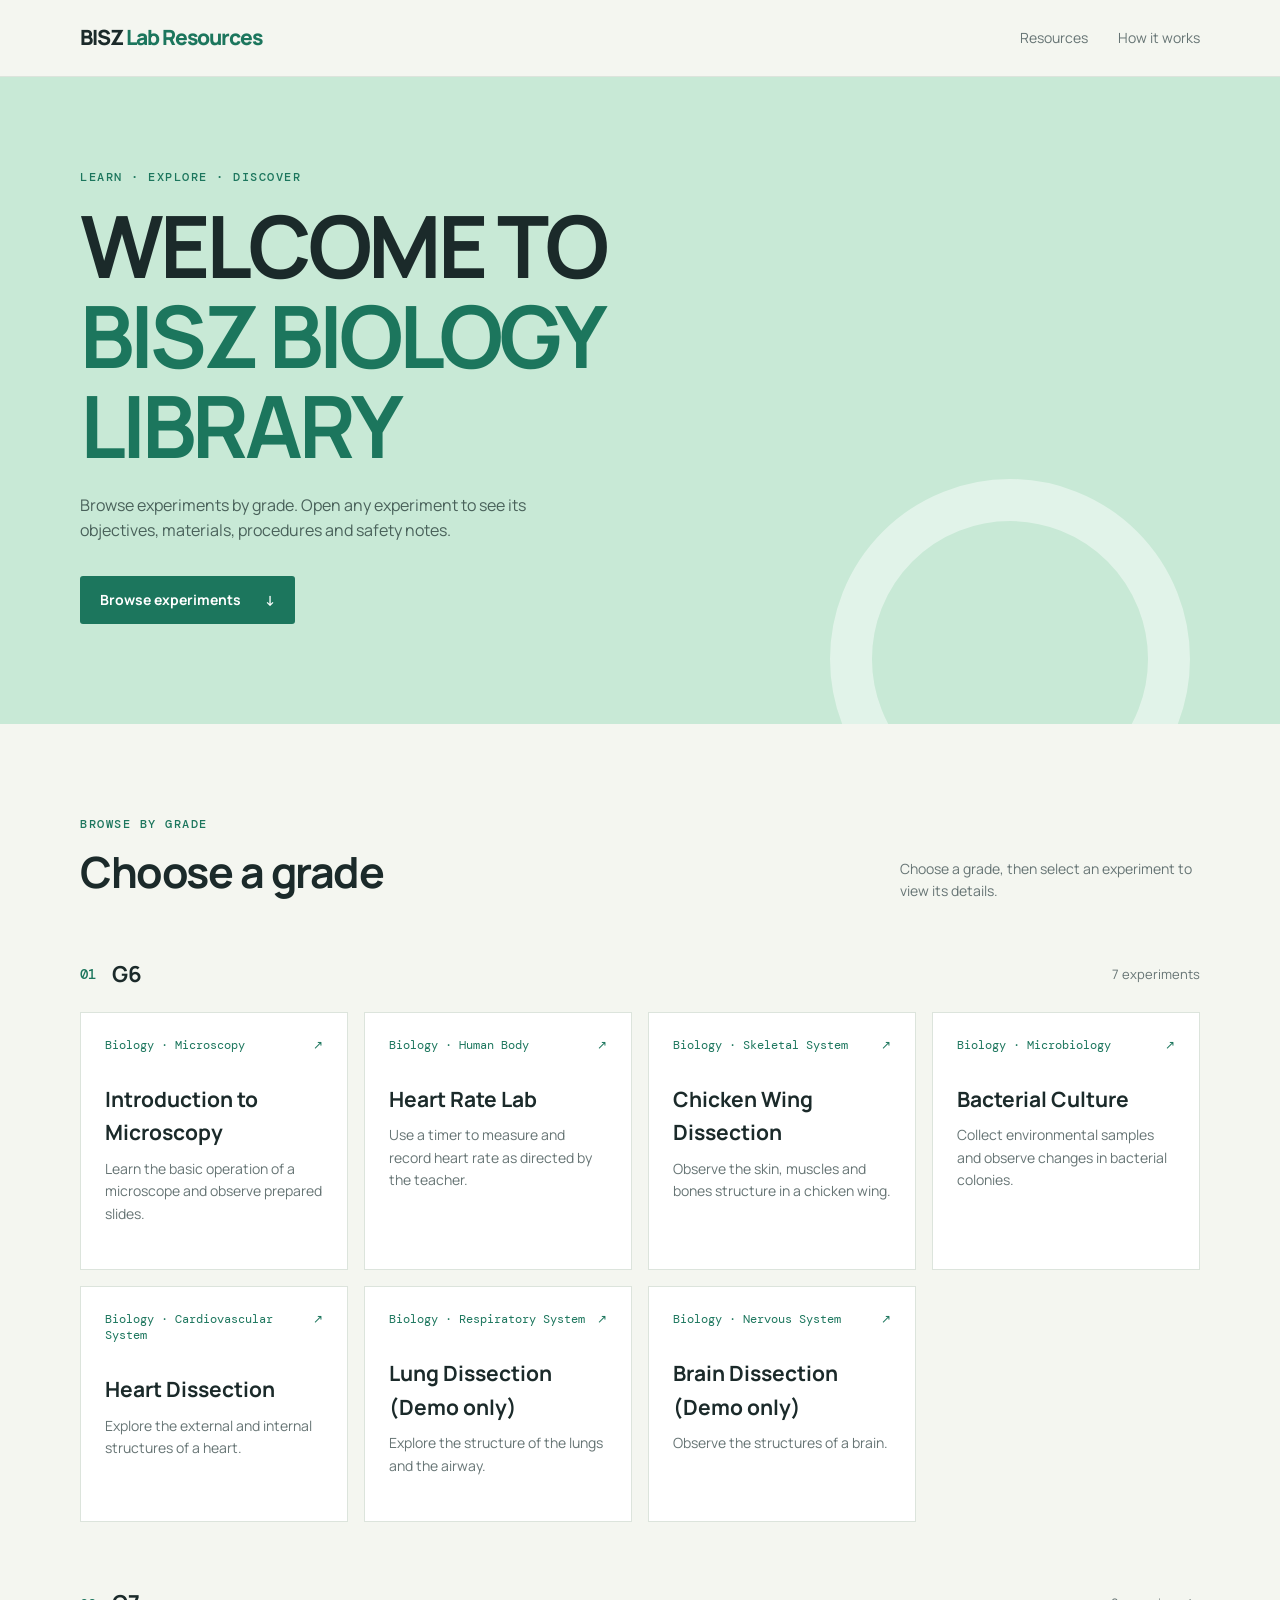
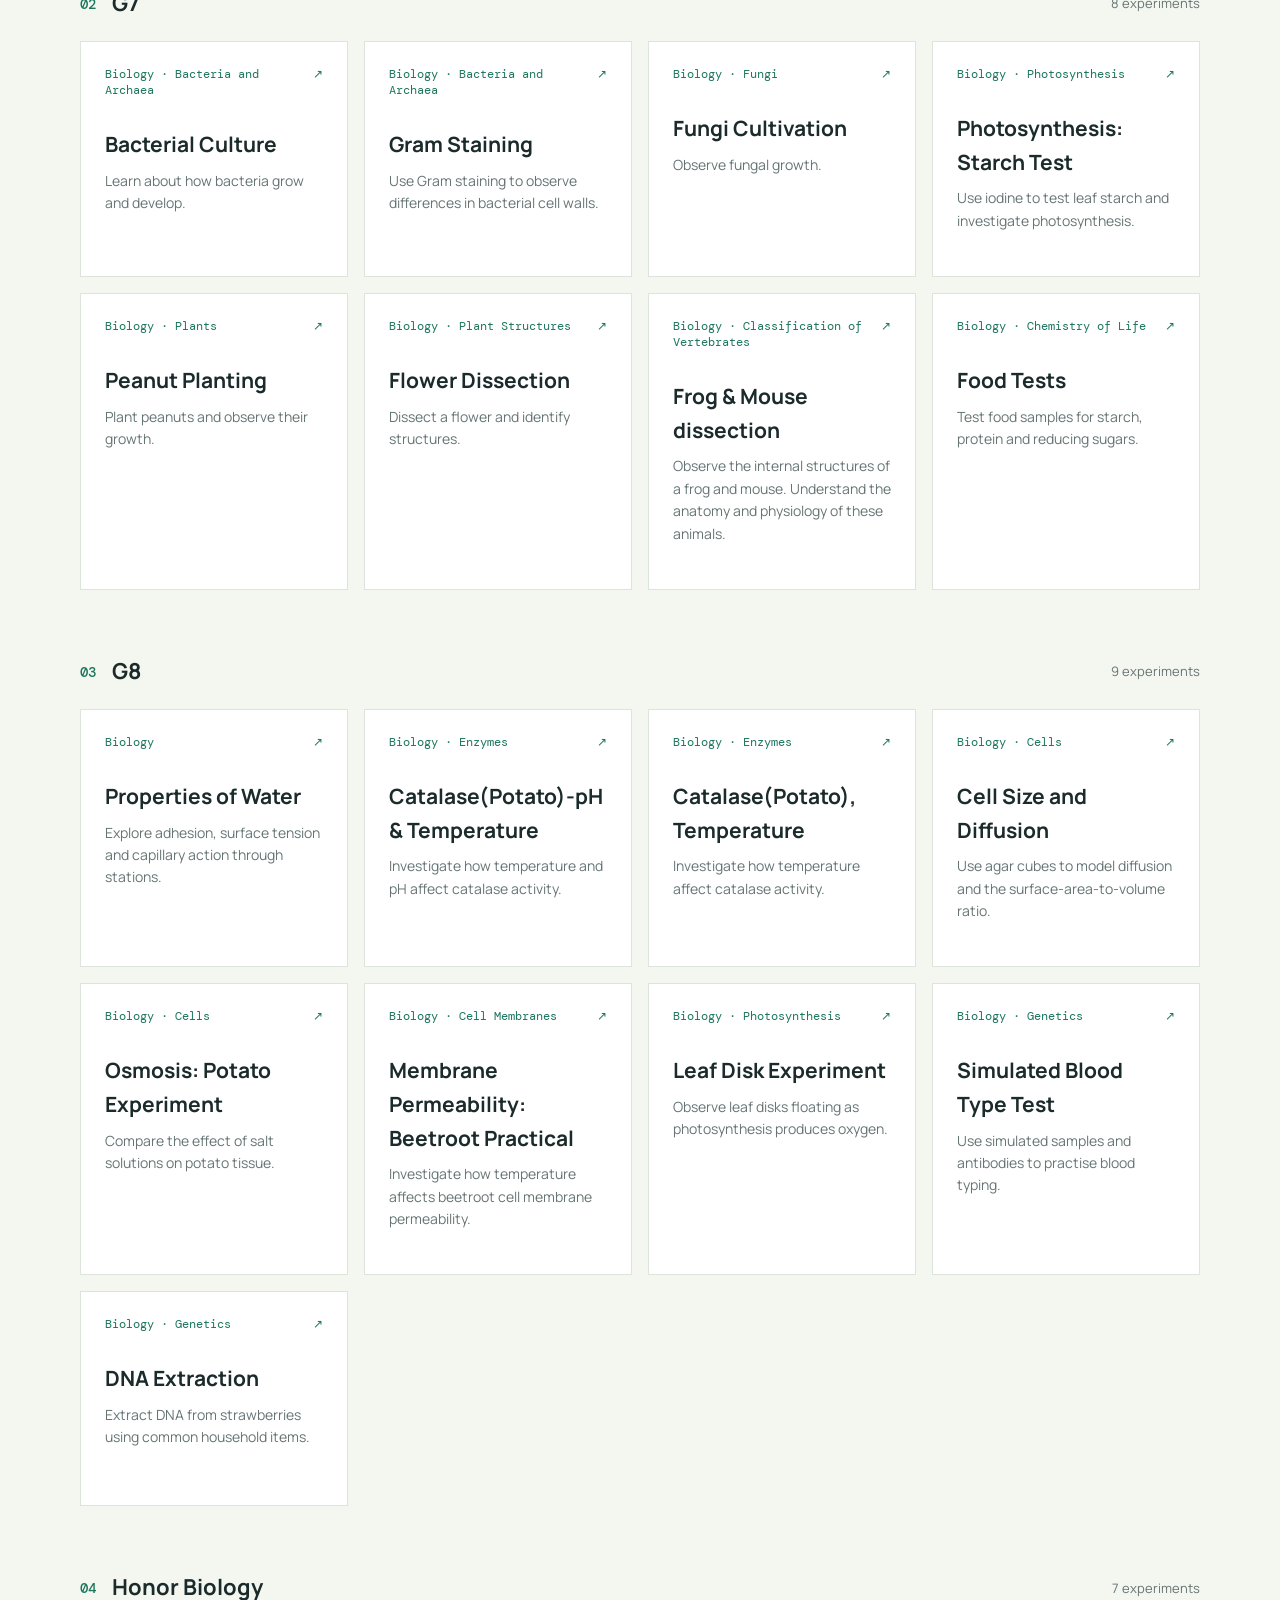
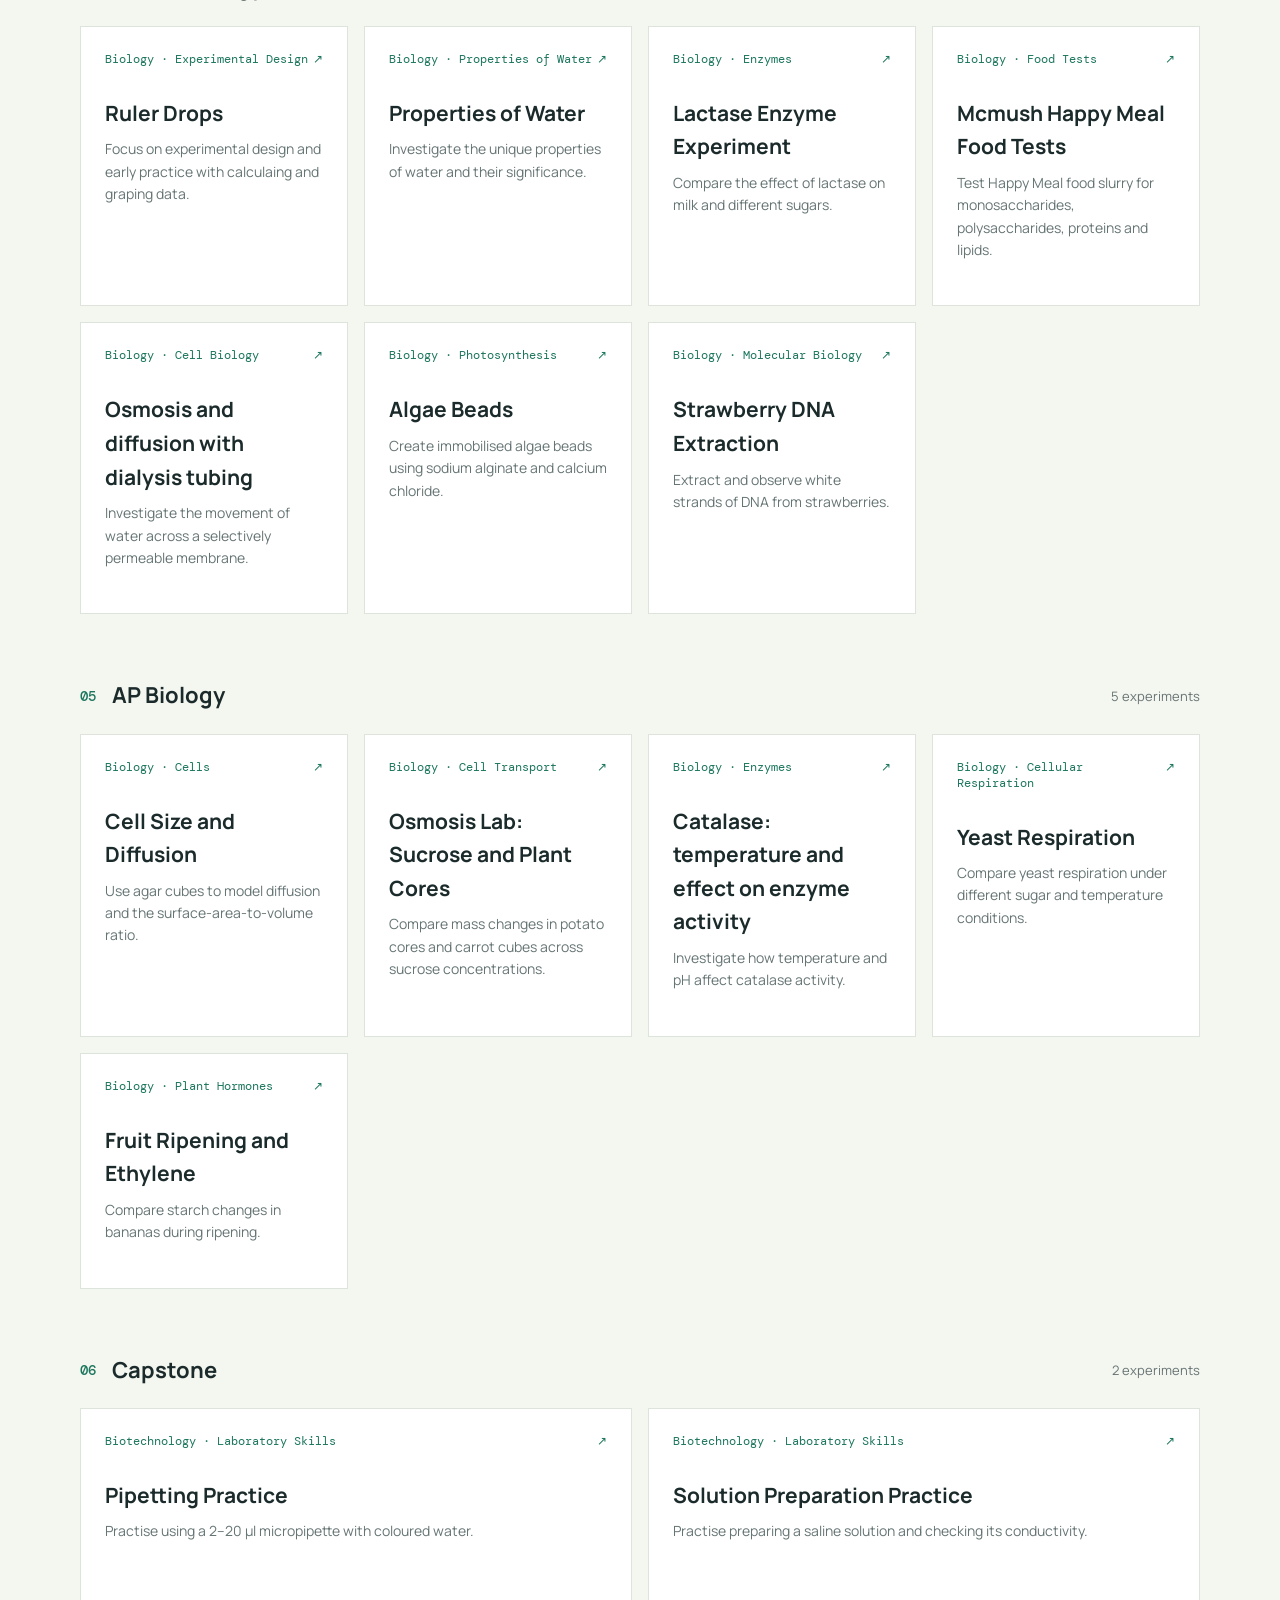
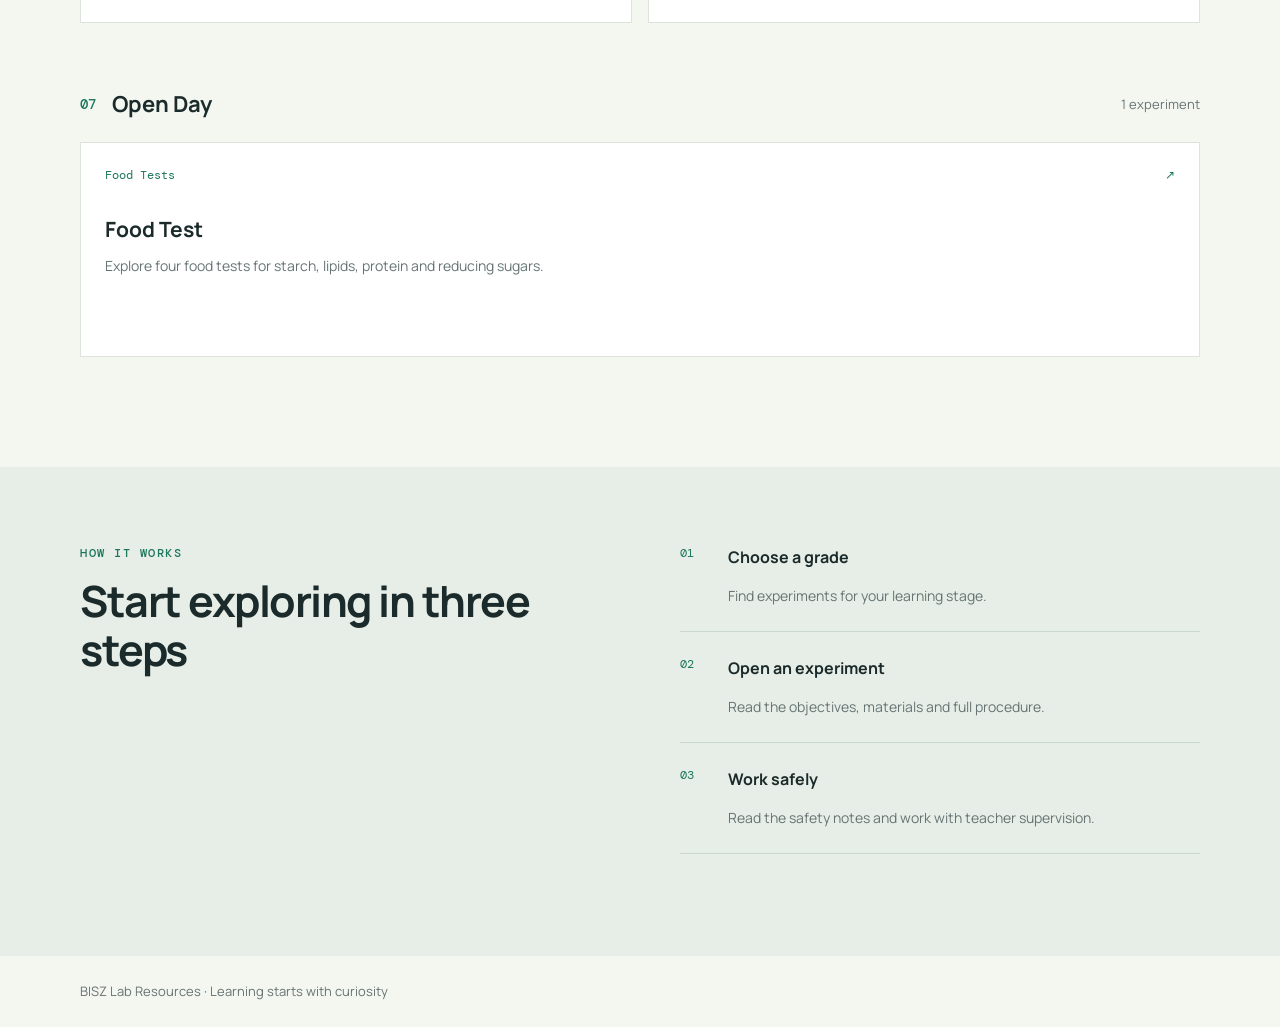
<file: index.html>
<!doctype html>
<html lang="en">
  <head>
    <meta charset="utf-8">
    <meta name="viewport" content="width=device-width, initial-scale=1">
    <meta name="description" content="BISZ BIO Laboratory resources organized by grade">
    <title>BISZ Lab Resources</title>
    <link rel="stylesheet" href="styles.css">
  </head>
  <body>
    <header class="site-header">
      <div class="container header-content">
        <a class="brand" href="index.html">BISZ <span>Lab Resources</span></a>
        <nav aria-label="Main navigation">
          <a href="#grades">Resources</a>
          <a href="#about">How it works</a>
        </nav>
      </div>
    </header>

    <main>
      <section class="hero">
        <div class="container hero-content">
          <p class="eyebrow">LEARN · EXPLORE · DISCOVER</p>
          <h1>WELCOME TO<br><span>BISZ BIOLOGY LIBRARY</span></h1>
          <p class="hero-description">
            Browse experiments by grade. Open any experiment to see its objectives, materials, procedures and safety notes.
          </p>
          <a class="button button-primary" href="#grades">Browse experiments <span aria-hidden="true">↓</span></a>
        </div>
        <div class="hero-shape" aria-hidden="true"></div>
      </section>

      <section class="container resources-section" id="grades">
        <div class="section-heading">
          <div>
            <p class="eyebrow">BROWSE BY GRADE</p>
            <h2>Choose a grade</h2>
          </div>
          <p class="section-note">Choose a grade, then select an experiment to view its details.</p>
        </div>
        <div id="grade-list" class="grade-list" aria-live="polite"></div>
      </section>

      <section class="info-section" id="about">
        <div class="container info-grid">
          <div>
            <p class="eyebrow">HOW IT WORKS</p>
            <h2>Start exploring in three steps</h2>
          </div>
          <ol class="steps">
            <li><strong>Choose a grade</strong><span>Find experiments for your learning stage.</span></li>
            <li><strong>Open an experiment</strong><span>Read the objectives, materials and full procedure.</span></li>
            <li><strong>Work safely</strong><span>Read the safety notes and work with teacher supervision.</span></li>
          </ol>
        </div>
      </section>
    </main>

    <footer class="site-footer">
      <div class="container">BISZ Lab Resources <span>·</span> Learning starts with curiosity</div>
    </footer>
    <script src="experiments-data.js"></script>
    <script src="app.js"></script>
  </body>
</html>
</file>
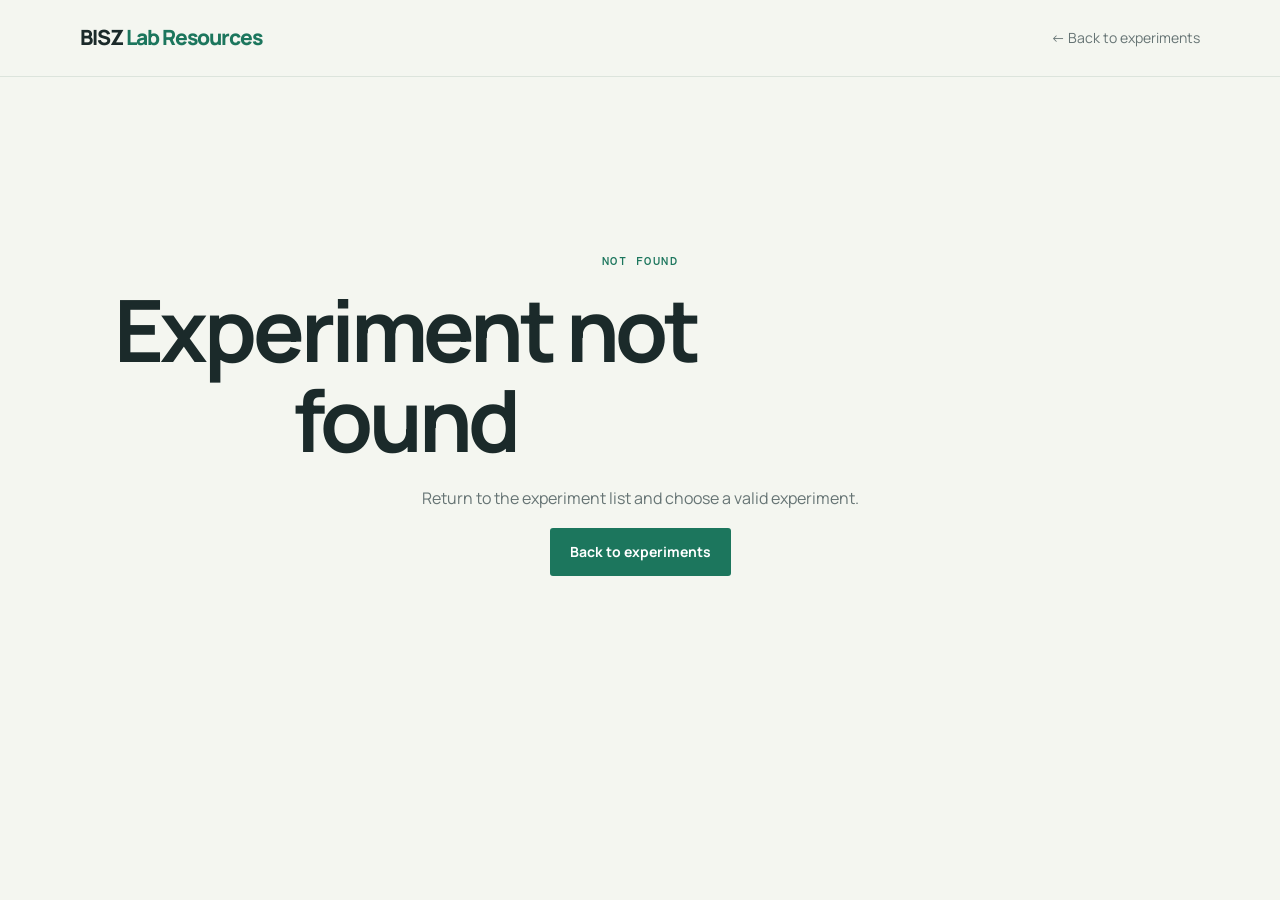
<file: detail.html>
<!doctype html>
<html lang="en">
  <head>
    <meta charset="utf-8">
    <meta name="viewport" content="width=device-width, initial-scale=1">
    <title>BISZ Lab Resources</title>
    <link rel="stylesheet" href="styles.css">
  </head>
  <body>
    <header class="site-header">
      <div class="container header-content">
        <a class="brand" href="index.html">BISZ <span>Lab Resources</span></a>
        <a class="back-link" href="index.html">← Back to experiments</a>
      </div>
    </header>

    <main id="experiment-detail" class="container detail-page" aria-live="polite"></main>
    <script src="experiments-data.js"></script>
    <script src="app.js"></script>
  </body>
</html>
</file>
<file: styles.css>
@import url("https://fonts.googleapis.com/css2?family=DM+Mono:wght@400;500&family=Manrope:wght@400;600;700;800&display=swap");

:root {
  --ink: #1b2a2a;
  --muted: #667474;
  --paper: #f4f6f0;
  --white: #ffffff;
  --mint: #c8e9d6;
  --green: #1c765d;
  --line: #dce4dc;
  --yellow: #f4c95d;
}

* { box-sizing: border-box; }
html { scroll-behavior: smooth; }
body { margin: 0; color: var(--ink); background: var(--paper); font: 16px/1.6 "Manrope", "Microsoft YaHei", sans-serif; }
a { color: inherit; text-decoration: none; }
.container { width: min(1120px, calc(100% - 40px)); margin: 0 auto; }
.site-header { background: var(--paper); border-bottom: 1px solid var(--line); }
.header-content { min-height: 76px; display: flex; align-items: center; justify-content: space-between; gap: 24px; }
.brand { font-size: 21px; font-weight: 800; letter-spacing: -1px; }
.brand span { color: var(--green); }
nav { display: flex; gap: 30px; color: var(--muted); font-size: 14px; }
nav a:hover, .back-link:hover { color: var(--green); }
.back-link { color: var(--muted); font-size: 14px; }
.hero { position: relative; overflow: hidden; min-height: 495px; background: var(--mint); }
.hero-content { position: relative; z-index: 1; padding: 92px 0 100px; }
.eyebrow { margin: 0 0 14px; color: var(--green); font: 500 12px/1.4 "DM Mono", monospace; letter-spacing: 1.5px; }
h1, h2, h3, h4, p { margin-top: 0; }
h1 { max-width: 650px; margin-bottom: 22px; font-size: clamp(48px, 8vw, 86px); line-height: 1.05; letter-spacing: -4px; }
h1 span { color: var(--green); }
.hero-description { max-width: 460px; margin-bottom: 32px; color: #49615a; }
.hero-shape { position: absolute; right: 7%; bottom: -115px; width: 360px; height: 360px; border: 42px solid rgba(255,255,255,.45); border-radius: 50%; }
.button { display: inline-flex; align-items: center; gap: 24px; padding: 13px 20px; border-radius: 3px; font-weight: 700; font-size: 14px; }
.button-primary { color: var(--white); background: var(--green); }
.button-primary:hover { background: #145c48; }
.resources-section { padding: 92px 0 110px; }
.section-heading { display: flex; align-items: end; justify-content: space-between; gap: 30px; margin-bottom: 50px; }
h2 { margin-bottom: 10px; font-size: clamp(28px, 4vw, 43px); line-height: 1.15; letter-spacing: -1.5px; }
.section-note { max-width: 300px; margin-bottom: 4px; color: var(--muted); font-size: 14px; }
.grade-group + .grade-group { margin-top: 64px; }
.grade-title { display: flex; align-items: center; gap: 16px; margin-bottom: 20px; }
.grade-title h3 { margin: 0; font-size: 22px; }
.grade-number { color: var(--green); font: 500 14px "DM Mono", monospace; }
.experiment-count { margin-left: auto; color: var(--muted); font-size: 13px; }
.experiment-grid { display: grid; grid-template-columns: repeat(auto-fit, minmax(260px, 1fr)); gap: 16px; }
.experiment-card { min-height: 215px; display: flex; flex-direction: column; padding: 24px; border: 1px solid var(--line); background: var(--white); transition: transform .2s, box-shadow .2s; }
.experiment-card:hover { transform: translateY(-4px); box-shadow: 0 12px 24px rgba(27,42,42,.08); }
.card-topline { display: flex; justify-content: space-between; color: var(--green); font: 12px "DM Mono", monospace; }
.card-topline { margin-bottom: 30px; }
.experiment-card h4 { margin-bottom: 8px; font-size: 21px; }
.experiment-card p { margin-bottom: 20px; color: var(--muted); font-size: 14px; }
.info-section { padding: 78px 0; background: #e7eee7; }
.info-grid { display: grid; grid-template-columns: 1fr 1fr; gap: 80px; }
.steps { margin: 0; padding: 0; list-style: none; counter-reset: steps; }
.steps li { display: grid; grid-template-columns: 34px 1fr; gap: 14px; padding: 0 0 24px; margin-bottom: 24px; border-bottom: 1px solid #cbd9cd; counter-increment: steps; }
.steps li::before { content: "0" counter(steps); color: var(--green); font: 12px "DM Mono", monospace; }
.steps strong, .steps span { grid-column: 2; }
.steps strong { grid-row: 1; }
.steps span { color: var(--muted); font-size: 14px; }
.site-footer { padding: 25px 0; color: var(--muted); font-size: 13px; }
.site-footer span { color: var(--green); }
.detail-page { padding: 76px 0 110px; }
.detail-header { max-width: 720px; padding-bottom: 48px; border-bottom: 1px solid var(--line); }
.detail-header h1 { margin-bottom: 20px; font-size: clamp(42px, 7vw, 70px); }
.detail-summary { color: var(--muted); font-size: 18px; }
.detail-image { width: 100%; max-height: 460px; display: block; object-fit: cover; margin-top: 34px; }
.detail-video { width: min(100%, 720px); display: block; margin-top: 34px; background: #000; }
.video-frame { width: min(100%, 720px); aspect-ratio: 16 / 9; margin-top: 34px; background: #000; }
.video-frame iframe { width: 100%; height: 100%; display: block; border: 0; }
.detail-meta { display: flex; gap: 22px; margin-top: 26px; color: var(--green); font: 12px "DM Mono", monospace; }
.detail-layout { display: grid; grid-template-columns: 1.4fr .8fr; gap: 90px; padding-top: 52px; }
.detail-section { margin-bottom: 48px; }
.detail-section h2, .material-box h2, .safety-box h2 { margin-bottom: 18px; font-size: 25px; }
.detail-section p, .procedure-list { color: var(--muted); }
.materials-list, .cleaning-list { margin: 0; padding-left: 20px; color: var(--muted); }
.materials-list li, .cleaning-list li { margin-bottom: 8px; }
.materials-list li p { margin-bottom: 10px; }
.materials-image { max-width: 100%; height: auto; display: block; object-fit: contain; margin-bottom: 16px; border: 1px solid var(--line); }
.materials-overview-gallery { display: flex; flex-wrap: wrap; align-items: flex-start; gap: 16px; margin-bottom: 16px; }
.materials-overview-gallery figure { min-width: 0; margin: 0; }
.materials-overview-gallery img { max-width: 100%; height: auto; display: block; object-fit: contain; border: 1px solid var(--line); }
.materials-overview-gallery figcaption { margin-top: 6px; color: var(--muted); font-size: 14px; }
.materials-list li img { width: min(100%, 360px); max-height: 240px; display: block; object-fit: cover; border: 1px solid var(--line); }
.material-image-gallery { display: grid; grid-template-columns: repeat(2, minmax(0, 1fr)); gap: 16px; max-width: 520px; }
.material-image-gallery figure { min-width: 0; margin: 0; }
.materials-list li .material-image-gallery img { width: 100%; height: auto; max-height: none; object-fit: contain; }
.material-image-gallery figcaption { margin-top: 6px; color: var(--muted); font-size: 30px; } /* text under the image */
.results-list { margin: 0; padding-left: 20px; color: var(--muted); }
.results-list li { margin-bottom: 8px; }
.results-content img { max-width: 100%; display: block; border: 1px solid var(--line); }
.results-gallery { display: flex; align-items: flex-start; gap: 20px; margin-top: 12px; }
.result-figure { min-width: 0; margin: 0; }
.results-gallery .result-figure { flex: 0 1 300px; }
.result-figure img { width: 100%; height: auto; object-fit: contain; }
.result-figure figcaption { margin-top: 6px; color: var(--muted); font-size: 14px; line-height: 1.5; }
.results-content .detail-video, .results-content .video-frame,
.results-list li .detail-video, .results-list li .video-frame { width: min(100%, 520px); margin-top: 8px; }
.procedure-list { margin: 0; padding: 0; list-style: none; counter-reset: procedure; }
.procedure-list > li { position: relative; padding: 0 0 10px 42px; margin-bottom: 10px; border-bottom: 1px solid var(--line); line-height: 1.35; }
.procedure-list > li.procedure-step { counter-increment: procedure; }
.procedure-list > li.procedure-step::before { content: counter(procedure); position: absolute; left: 0; color: var(--green); font: 14px "DM Mono", monospace; }
.procedure-list > li.procedure-group { padding-left: 0; margin-top: 16px; border-bottom: 0; }
.procedure-list > li.procedure-group > strong { color: var(--ink); }
.procedure-sublist { margin: 8px 0 0; padding-left: 28px; list-style: decimal; }
.procedure-sublist > li { position: static; padding: 0 0 6px; margin: 0; border: 0; line-height: 1.35; }
.procedure-sublist > li::before { content: none; }
.procedure-list li p { margin-bottom: 8px; }
.procedure-table-wrapper { max-width: 100%; overflow-x: auto; margin: 10px 0; }
.procedure-table { width: 100%; border-collapse: collapse; color: var(--ink); background: var(--white); font-size: 14px; }
.procedure-table th, .procedure-table td { padding: 7px 9px; border: 1px solid var(--line); text-align: left; }
.procedure-table th { background: #e7eee7; font-weight: 700; }
.procedure-step-media { display: flex; align-items: flex-start; gap: 16px; margin: 10px 0; }
.procedure-step-media .procedure-table-wrapper { flex: 1 1 0; min-width: 0; margin: 0; }
.procedure-step-media > img { flex: 1 1 0; width: 0; max-width: 50%; height: auto; margin: 0; object-fit: contain; }
.procedure-list li img { width: min(100%, 520px); height: auto; max-height: none; display: block; object-fit: contain; border: 1px solid var(--line); }
.procedure-list li .detail-video, .procedure-list li .video-frame { width: min(100%, 520px); margin-top: 8px; }
.procedure-overview-image { max-width: 100%; height: auto; display: block; object-fit: contain; margin: 0 0 20px; border: 1px solid var(--line); }
.procedure-gallery { display: grid; grid-template-columns: repeat(2, minmax(0, 1fr)); gap: 24px; margin-top: 18px; }
.procedure-gallery img { width: 100%; height: auto; display: block; object-fit: contain; border: 1px solid var(--line); }
.material-box, .safety-box { padding: 25px; margin-bottom: 18px; background: var(--white); }
.safety-box { border-left: 4px solid var(--yellow); background: #fff9e8; }
.safety-box p { margin: 0 0 14px; color: #6b5a29; font-size: 14px; line-height: 1.85; }
.safety-box p:last-child { margin-bottom: 0; }
.empty-state { padding: 100px 0; text-align: center; }
.empty-state p:not(.eyebrow) { color: var(--muted); }
@media (max-width: 700px) {
  nav { display: none; }
  .hero-content { padding: 70px 0 100px; }
  .hero-shape { right: -120px; }
  .section-heading, .info-grid, .detail-layout { display: block; }
  .section-note { margin-top: 20px; }
  .info-grid > :first-child { margin-bottom: 44px; }
  .detail-layout aside { margin-top: 20px; }
  .procedure-gallery { gap: 14px; }
  .procedure-step-media { flex-direction: column; }
  .procedure-step-media .procedure-table-wrapper { width: 100%; }
  .procedure-step-media > img { width: min(100%, 300px); max-width: 100%; }
}
</file>
